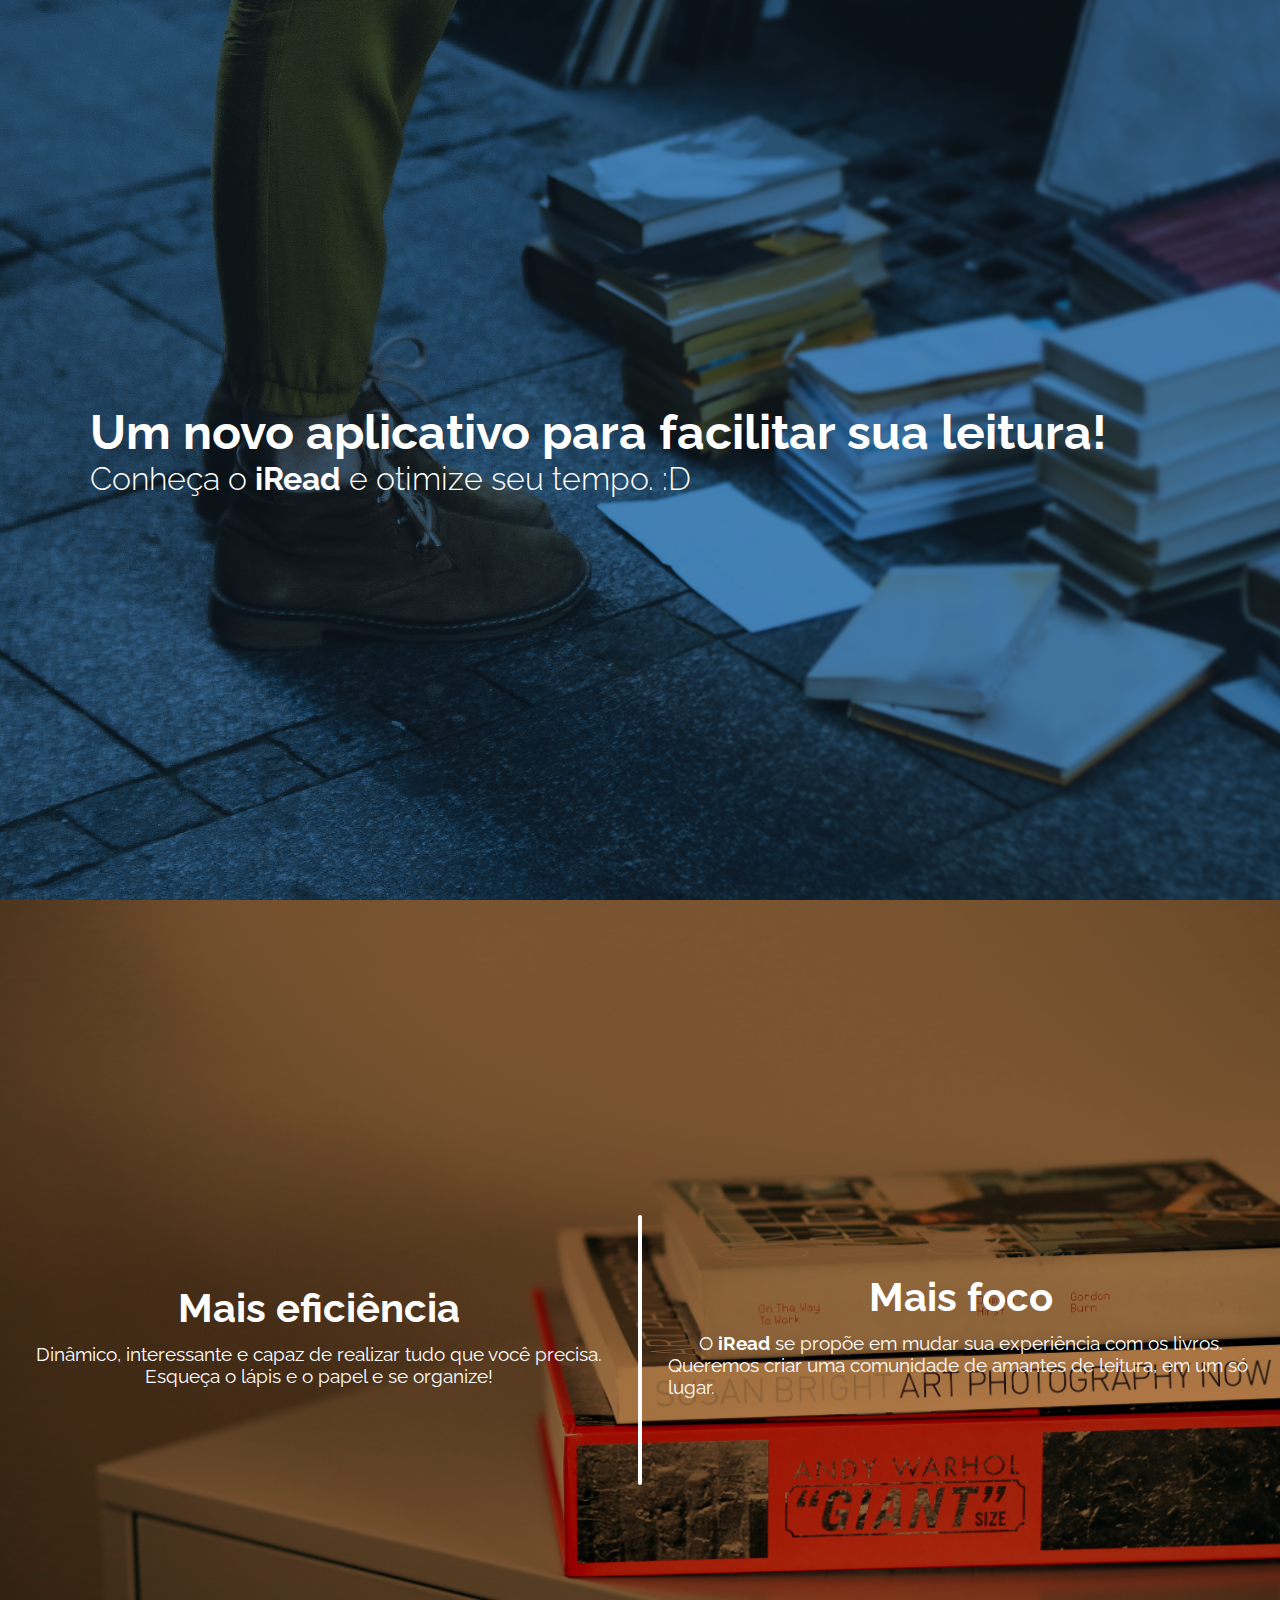
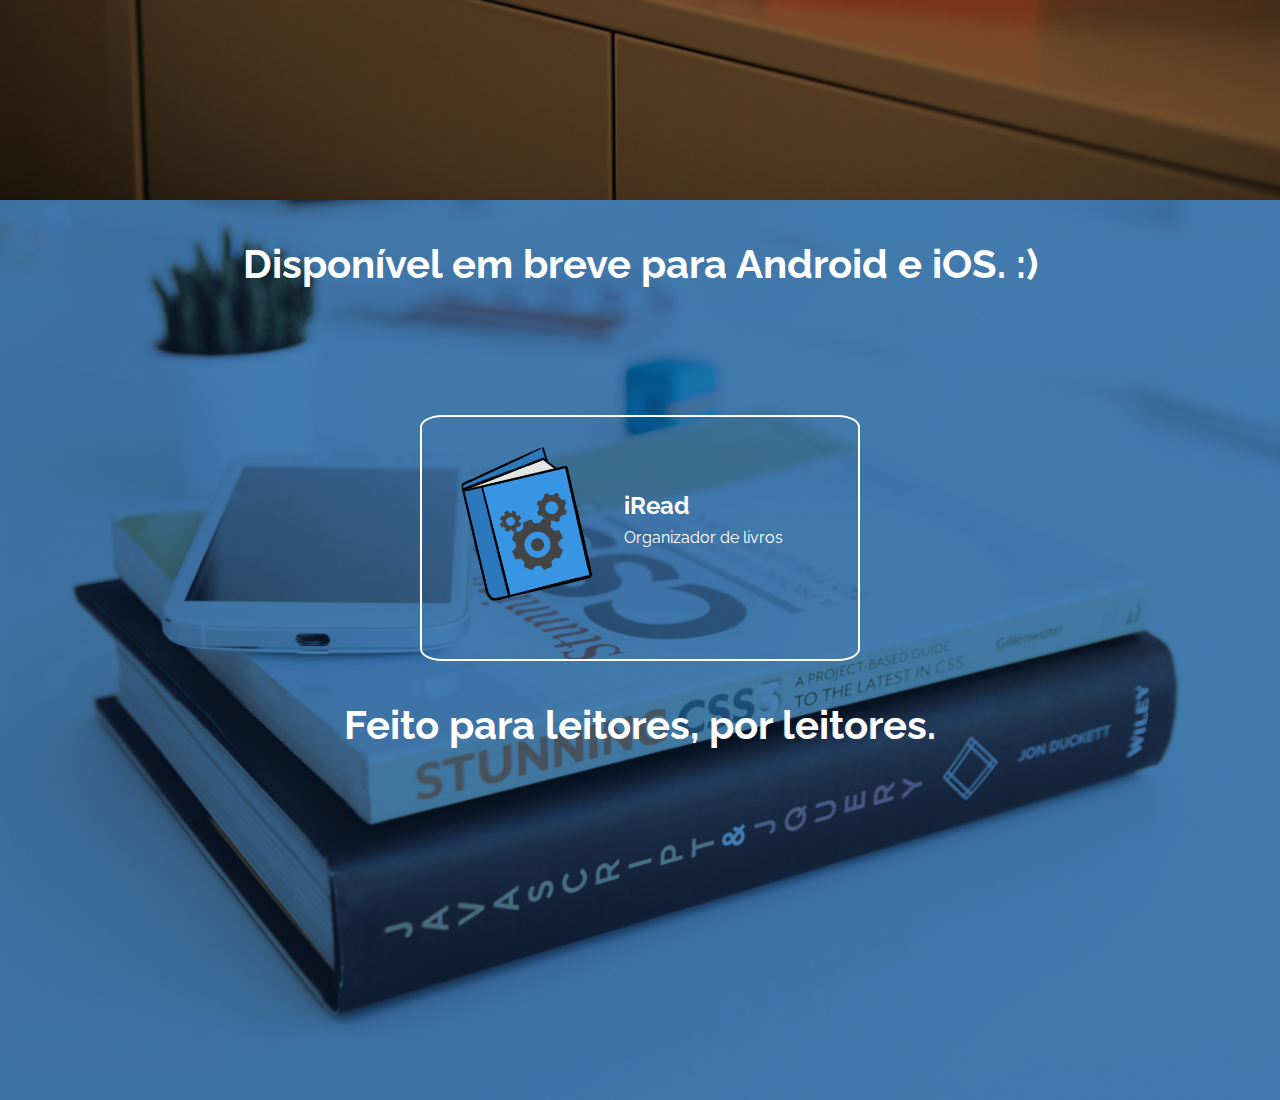
<file: index.html>
<!DOCTYPE html>
<html>
<head>
    <meta charset="utf-8">
    <meta http-equiv="X-UA-Compatible" content="IE=edge">
    <meta name="viewport" content="width=device-width, initial-scale=1">
    <title>iRead - Leitura otimizada</title>
    <link rel="stylesheet" href="css/master.css">
    <link href='http://fonts.googleapis.com/css?family=Raleway:800,300' rel='stylesheet' type='text/css'>
    <link rel="stylesheet" href="https://use.fontawesome.com/releases/v5.2.0/css/all.css" integrity="sha384-hWVjflwFxL6sNzntih27bfxkr27PmbbK/iSvJ+a4+0owXq79v+lsFkW54bOGbiDQ" crossorigin="anonymous">
<body>
    <section class="first-section">
        <div class="content">
            <h1>Um novo aplicativo para facilitar sua leitura!</h1>
            <p>Conheça o <span class="bold">iRead</span> e otimize seu tempo. :D</p>
        </div>
    </section>
    <section class="second-section">
        <div class="first-content">
            <h1>Mais eficiência</h1>
            <p>Dinâmico, interessante e capaz de realizar tudo que você precisa.</p>
            <p>Esqueça o lápis e o papel e se organize!</p>
            <i class="fas fa-pen"></i>
        </div>
        <div class="linha"></div>
        <div class="second-content">
            <h1>Mais foco</h1>
            <p>O <span class="bold">iRead</span> se propõe em mudar sua experiência com os livros.</p>
            <p>Queremos criar uma comunidade de amantes de leitura, em um só lugar.</p>
            <i class="fas fa-map-marker"></i>
        </div>
    </section>
    <section class="third-section">
            <h1>Disponível em breve para Android e iOS. :)</h1>
            <div class="logoEdesc">
                <img class="logo" src="./img/logo.png" alt="Logo">
                <h2 class="frase1">iRead</h1>
                <p class="frase2">Organizador de livros</p>
                <iframe
                    src="https://www.facebook.com/plugins/share_button.php?href=https%3A%2F%2Fgithub.com/Arushidesu/iread%2F&layout=button_count&size=small&mobile_iframe=true&width=118&height=20&appId" 
                    width="118" 
                    height="20" 
                    style="border:none1;overflow:hidden" 
                    scrolling="no" 
                    frameborder="0" 
                    allowTransparency="true"
                    class="button">
                </iframe>
            </div>
            <h1>Feito para leitores, por leitores.</h1>
            <i class="fas fa-heart"></i>
    </section>
</body>
</html>
</file>
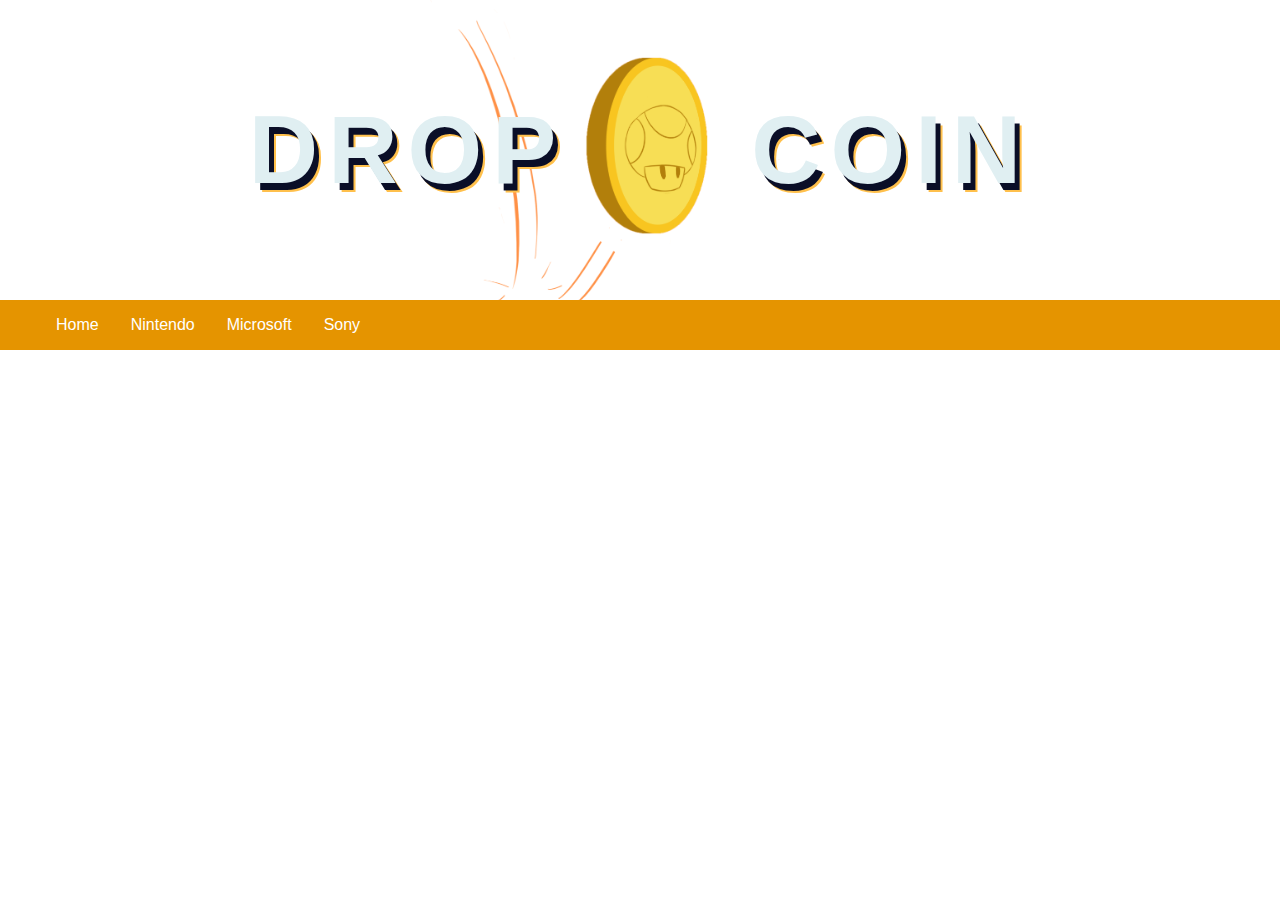
<file: site/index.html>
<!DOCTYPE html>
<html lang="en">
<head>
    <meta charset="UTF-8">
    <meta name="viewport" content="width=device-width, initial-scale=1.0">
    <meta http-equiv="X-UA-Compatible" content="ie=edge">
    <title>Drop Coin</title>
    <link rel="stylesheet" href="css/master.css">
</head>
<body>
    <header>
        <h1>Drop Coin</h1>
    </header>
    <ul class="navigation">
        <li>
            <a href="#">Home</a>
        </li>
        <li>
            <a href="#">Nintendo</a>
        </li>
        <li>
            <a href="#">Microsoft</a>
        </li>
        <li>
            <a href="#">Sony</a>
        </li>
    </ul>
</body>
</html>
</file>
<file: css/master.css>
* {
  margin: 0;
  padding: 0;
}

body {
  font-size: 16px;
  font-family: 'Raleway', sans-serif;
}

section {
  width: 100%;
}

.bold {
  font-weight: bold;
}

/* Primeira seção*/
.first-section h1 {
  font-size: 3rem;
}

.first-section p {
  font-size: 2rem;
  font-weight: 300;
}


.first-section {
  display: flex;
  align-items: center;
  background-image: url(../img/katarina.jpg);
  background-size: cover;
  background-color: #4682B4;
  background-blend-mode: multiply;
  height: 100vh;
}

.content {
  color: #FFFFFF;
  padding: 7%;
}

@media (max-width: 767px) {
  h1 {
    font-size: 2rem;
  }

  p {
    font-size: 1rem;
    font-weight: 300;
  }
}

/* Segunda seção*/
.second-section {
  display: flex;
  align-items: center;
  background-image: url(../img/thomas.jpg);
  background-size: cover;
  background-color: #b47846;
  background-blend-mode: multiply;
  height: 100vh;
}


.second-section .first-content {
  display: flex;
  flex-direction: column;
  align-items: center;
  justify-content: center;
  color: #FFFFFF;
  width: 50%;
  height: 100vh;
  margin: 0 2%;
}


.linha  {
  height: 30%;
  border-right: 4px solid #FFF;
  border-radius: 10px;
}

.second-section .second-content {
  display: flex;
  flex-direction: column;
  align-items: center;
  justify-content: center;
  color: #FFFFFF;
  width: 50%;
  height: 100vh;
  margin: 0 2%;
}

.second-section h1 {
  font-size: 2.5rem;
  padding-bottom: 2%;
}

.second-section p {
  font-size: 1.2rem;
}

.second-section .fas {
  padding-top: 5%;
  font-size: 2.5rem;
}

/*Responsividade*/
@media (max-width: 500px) {
  .second-section{
   flex-direction: column;
  }
  .second-section h1{
   font-size: 1.4rem;
   padding-bottom: 2%;
  }
  .second-section p{
    font-size: 1rem;
  }
  .second-section i{
    display:none;
  }

}


/*Terceira seção*/
.third-section {
  display: flex;
  align-items: center;
  flex-direction: column;
  background-image: url(../img/kobu.jpg);
  background-size: cover;
  background-color: #4682B4;
  background-blend-mode: multiply;
  height: 100vh;
}

.third-section h1, .third-section h2, .third-section p {
  color: #FFF;
}

.third-section h1 {
  font-size: 2.5rem;
  margin-top: 1em;
}

.third-section .logoEdesc {
  margin-top: 8rem;
  padding: 2%;
  display: grid;
  width: 30%;
  grid-template-columns: 1fr 2fr;
  grid-template-rows: 1fr 1fr;
  grid-column-gap: 1rem;
  grid-template-areas: "logo frase1"
                       "logo frase2";
  border: 2px solid #FFF;
  border-radius: 5%;
}

.logo {
  grid-area: logo;
  width: 10rem;
}

.frase1 {
  margin-top: 3rem;
  grid-area: frase1;
}

.frase2 {
  grid-area: frase2;
}

.third-section .fas {
  margin-top: .5em;
  font-size: 5rem;
  color: #FFF;
}

/*Responsividade*/
@media (max-width:500px) {
  .third-section{
   flex-direction: column
  }
  .third-section h1{
   font-size: 1rem;
   margin-top: 2em;
  }
  .third-section .logoEdesc{
   grid-template-columns: 1fr;
   grid-template-rows: 1fr;
   grid-column-gap: 1rem;
   grid-template-areas: "frase1"
                       "logo"
                       "frase2";
   border:none;
   border-radius: none;
  }
  .third-section .logoEdesc .frase1{
    grid-area: frase1;
    text-align: center;

  }
  .third-section .logoEdesc .logo{
    grid-area: logo;
    align-items: center;
  }
  .third-section .logoEdesc .frase2{
    grid-area: frase2;
    text-align: center;
  }
}
</file>
<file: site/css/master.css>
body {
    margin: 0;
    font-family: sans-serif;
}

/* Cabeçalho do site */
header {
    font-family: 'Open Sans', sans-serif;
    font-weight: 800;
    font-size: 3rem;
    color: #fff;
    height: 25vh;
    min-height: 300px;
    display: flex;
    justify-content: center;
    align-items: center;
    background-blend-mode: multiply;
    background: url(../images/dplsf.svg) 0 /cover no-repeat;
    background-size: 700px;
    background-position: center;
}

header h1 {
    text-transform: uppercase;
    letter-spacing: 10px;
    word-spacing: 150px;
    color: #efefef;
    text-shadow: 1px 1px 0 #ccc, 2px 2px 0 #c9c9c9, 3px 3px 0 #bbb, 4px 4px 0 #b9b9b9, 5px 5px 0 #aaa, 6px 6px 1px rgba(0, 0, 0, .1), 0 0 5px rgba(0, 0, 0, .1), 1px 1px 3px rgba(0, 0, 0, .3), 3px 3px 5px rgba(0, 0, 0, .2), 5px 5px 10px rgba(0, 0, 0, .25), 10px 10px 10px rgba(0, 0, 0, .2), 20px 20px 20px rgba(0, 0, 0, .15);
    color: #e0eff2;
    text-shadow: 5px 7px 0 #0a0e27, 7px 9px 0 #ffc04c;
}

/* Menu */
.navigation {
    list-style: none;
    margin: 0;
    background: #e59400;
    display: flex;
    justify-content: flex-start;
}

.navigation a {
    text-decoration: none;
    display: block;
    padding: 1em;
    color: white;
}

.navigation a:hover {
    background: #996300;
}

/* Hot news 
.hot {
    display: flex;
    font-family: 'Open Sans', sans-serif;
    font-weight: 800;
    font-size: 2.5rem;
    color: #fff;
    min-height: 300px;
    background-blend-mode: multiply;
    border: 1px solid black;
    margin: 40px 100px;
}

.row {
    flex-direction: column;
    border: 1px solid black;
    background-blend-mode: multiply;
    display: flex;
}

.card {
    width: 554px;
    display: flex;
    border: 1px solid black;
    border-radius: 4px;
    overflow: hidden;
} */
</file>
